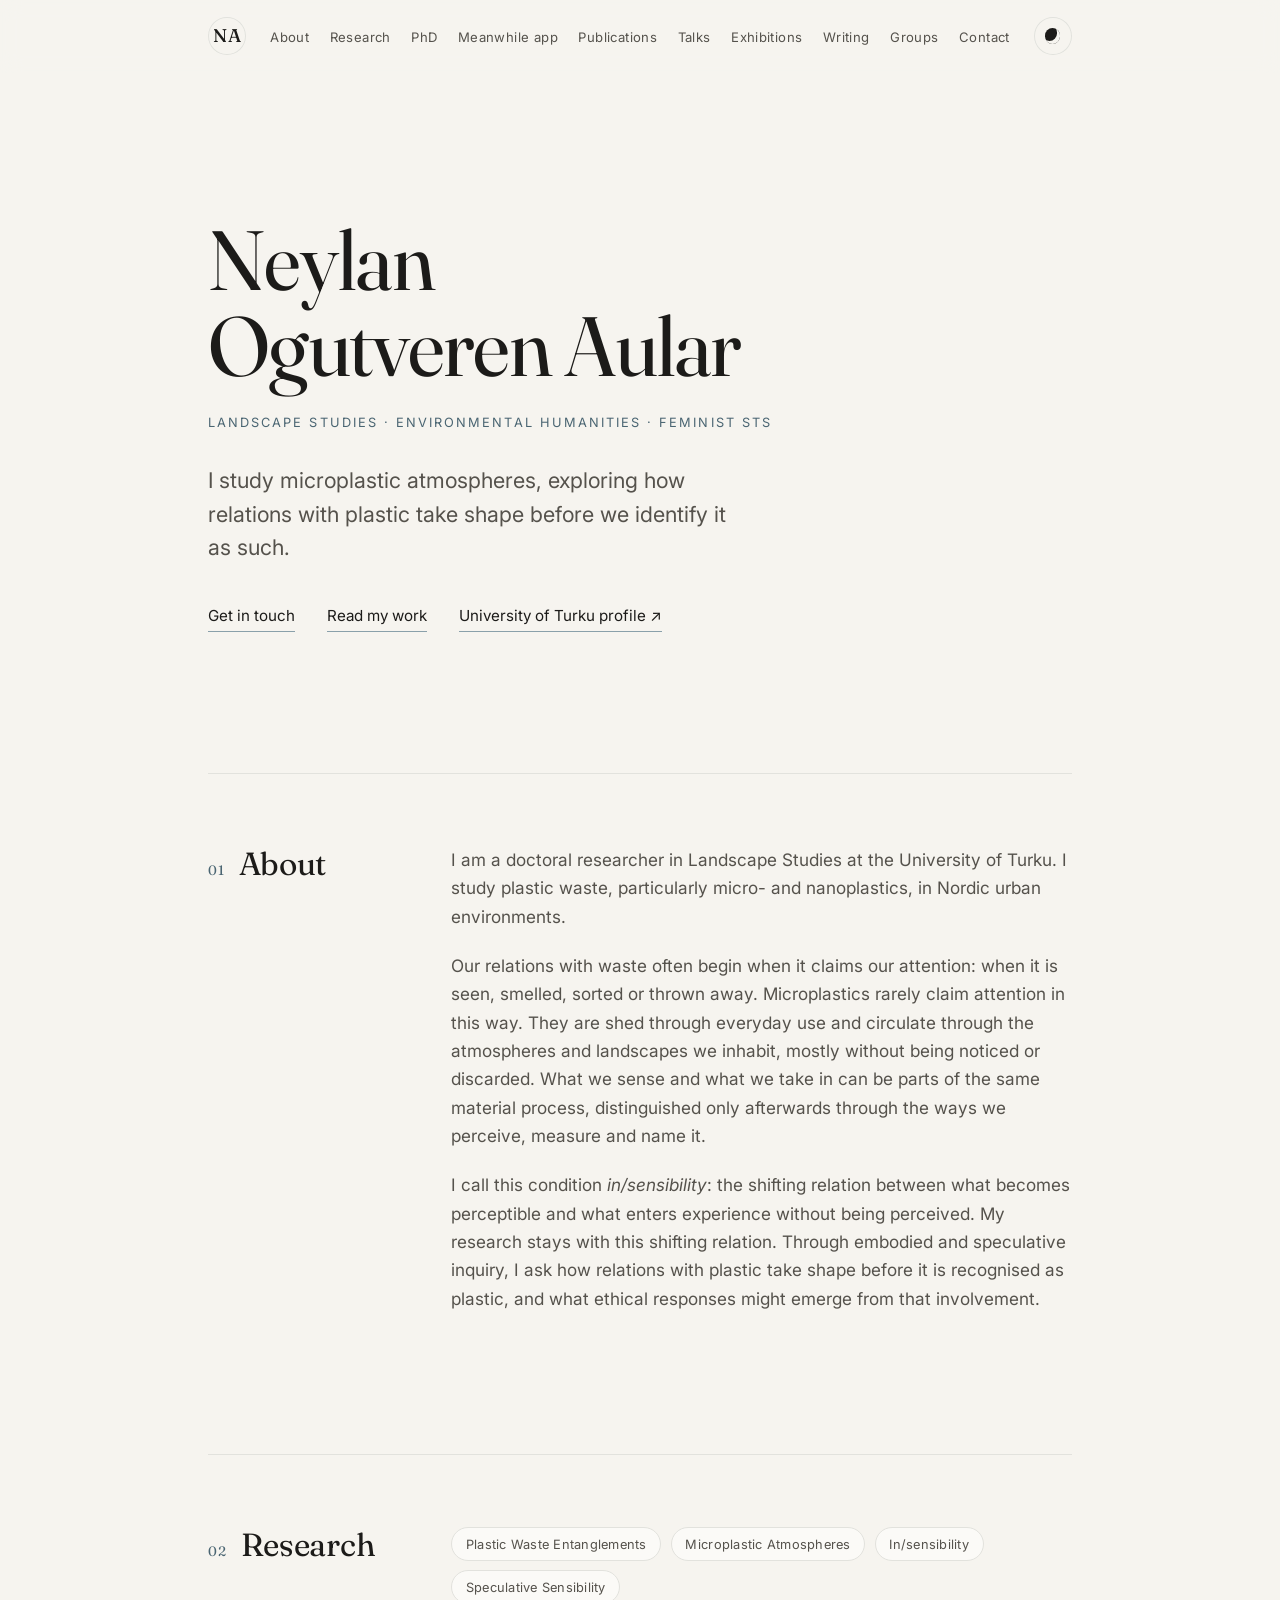
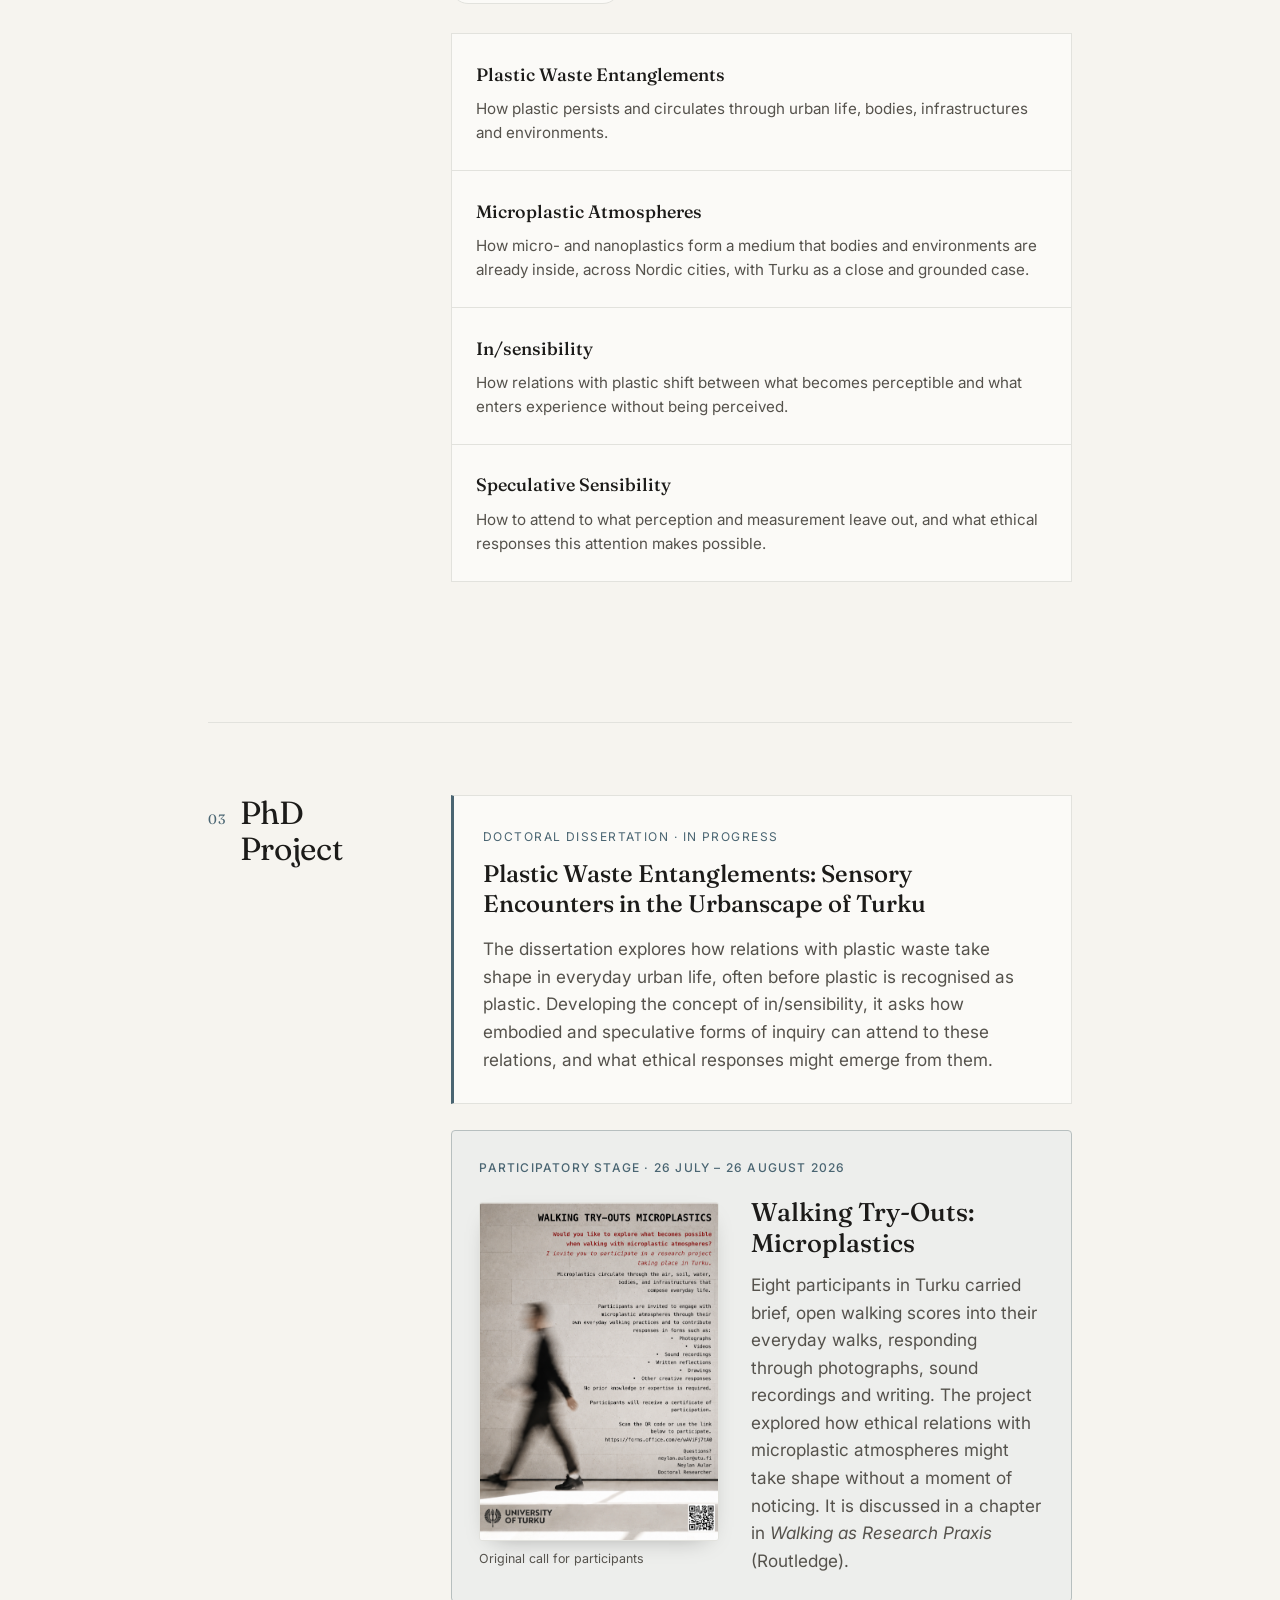
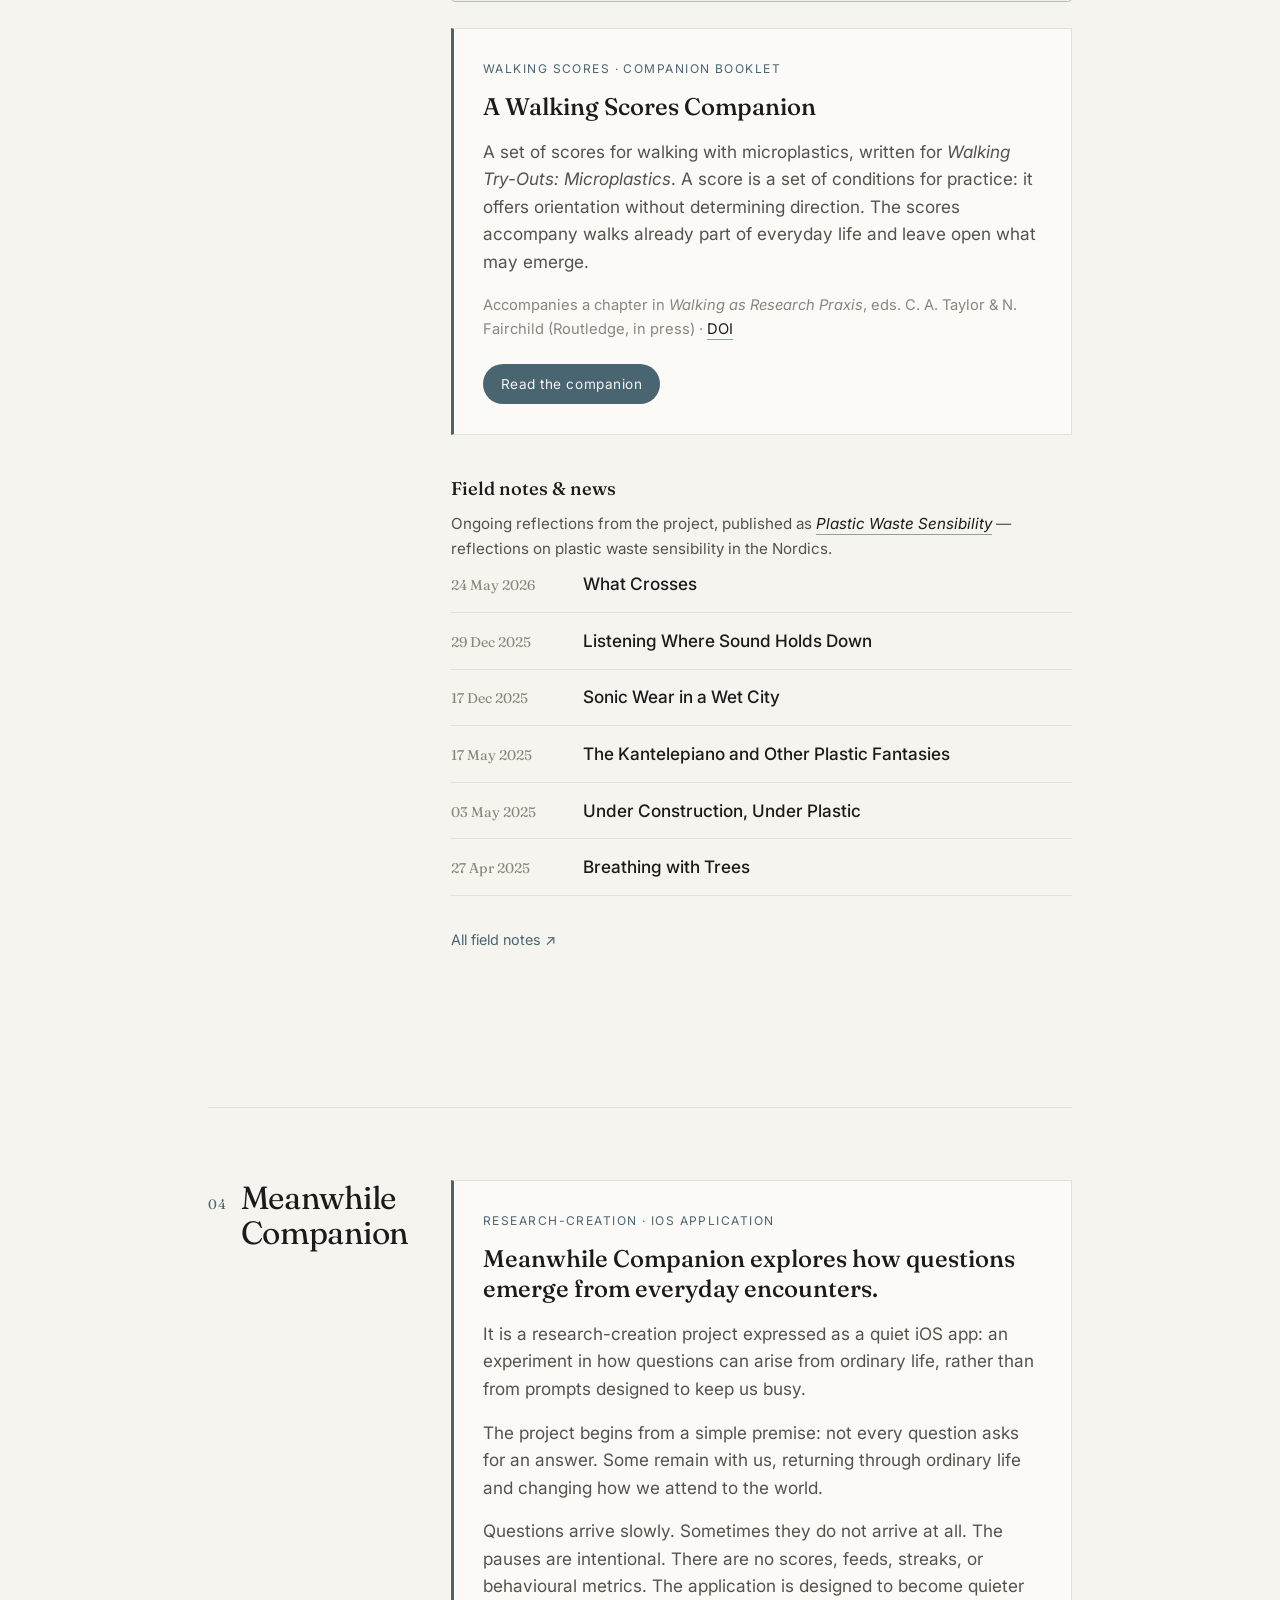
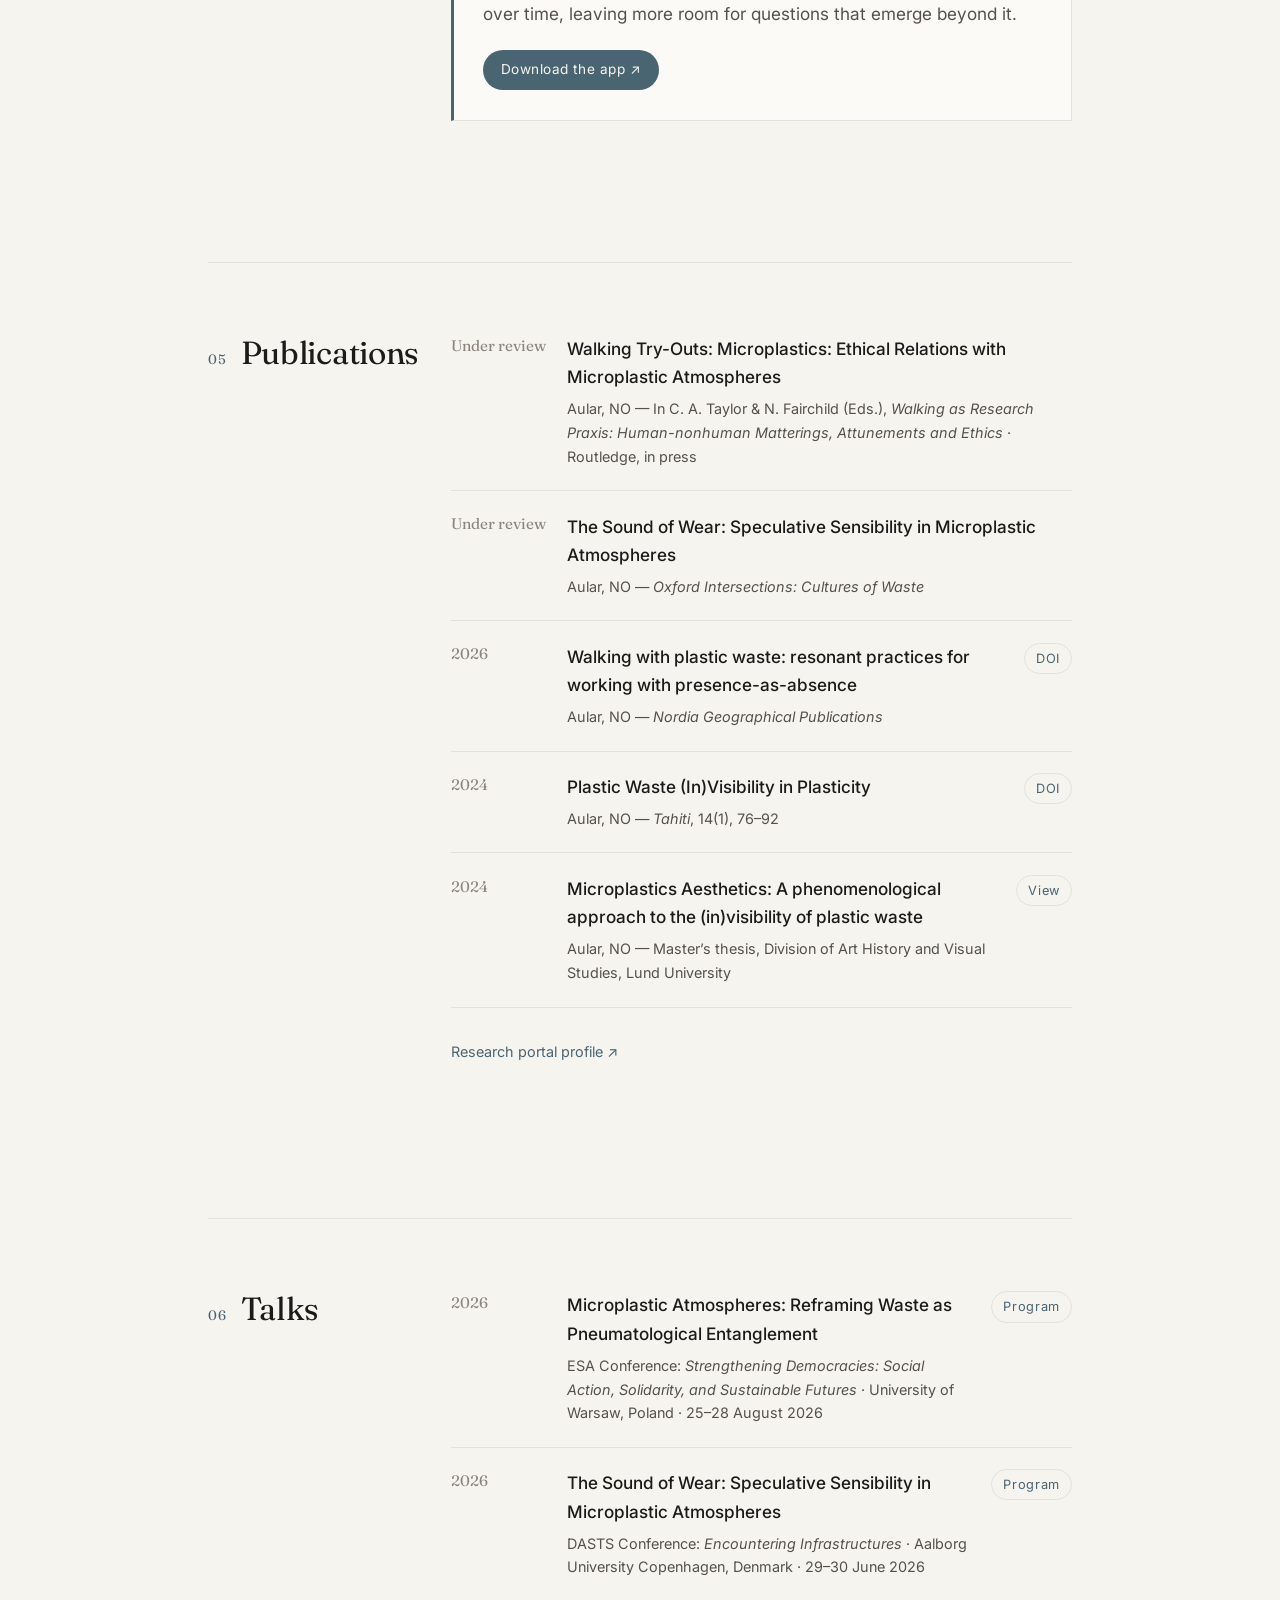
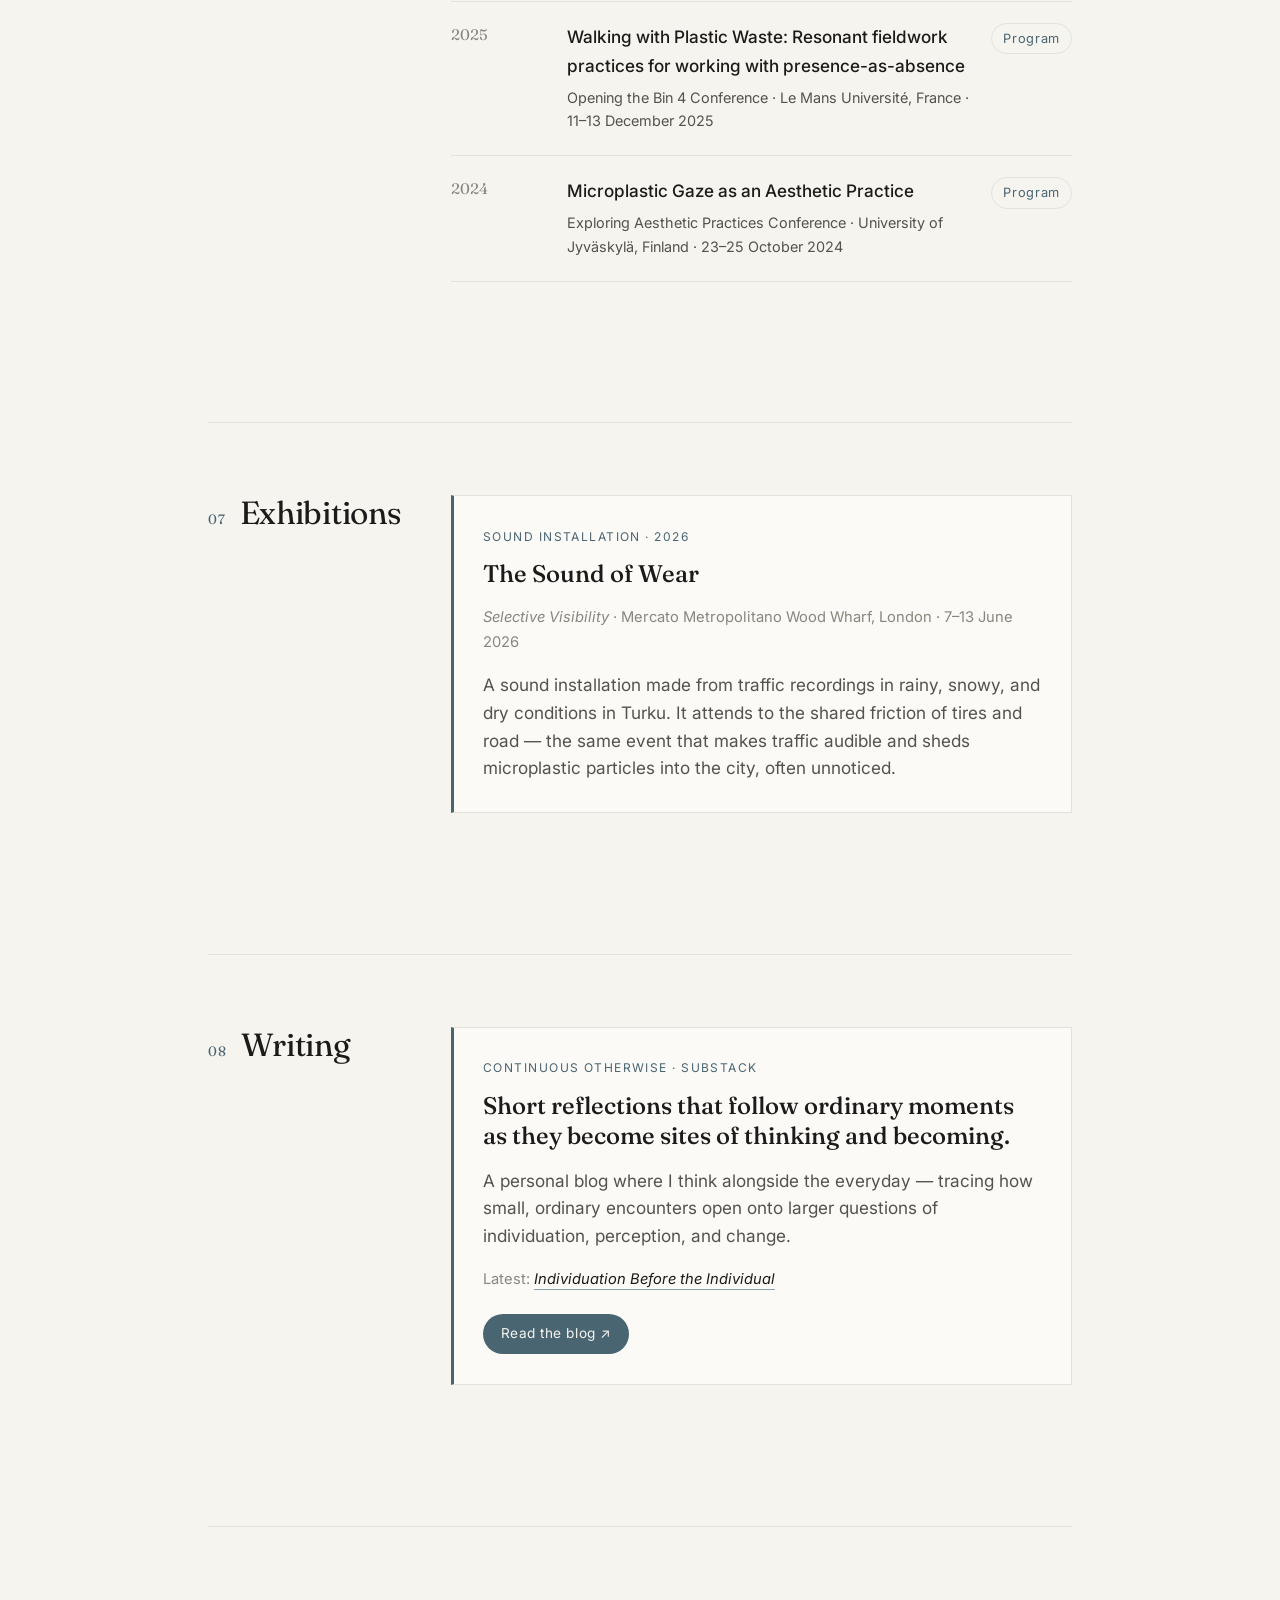
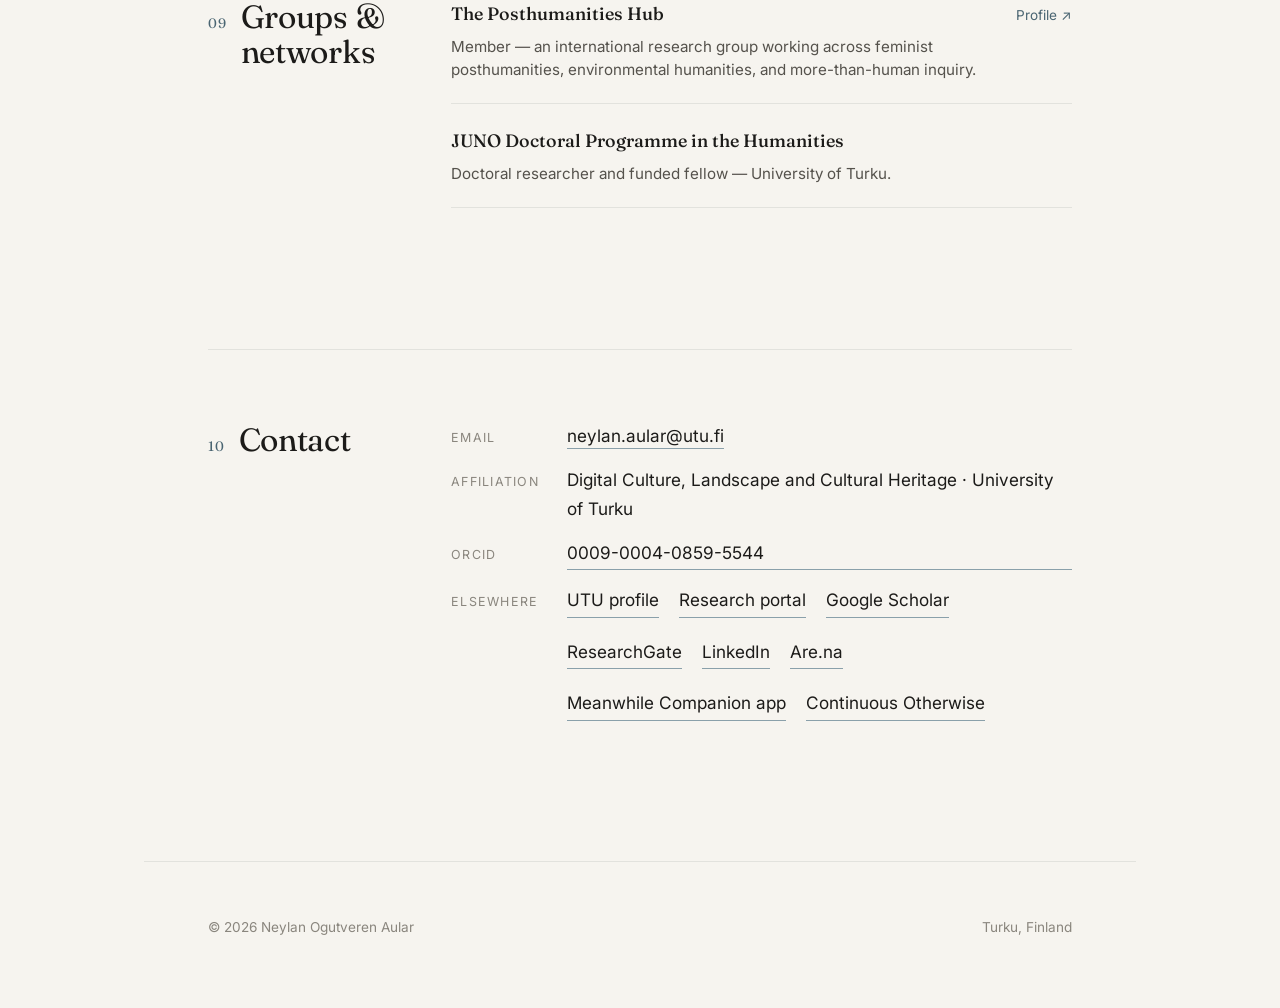
<file: index.html>
<!DOCTYPE html>
<html lang="en">
<head>
  <meta charset="UTF-8" />
  <meta name="viewport" content="width=device-width, initial-scale=1.0" />
  <title>Neylan Ogutveren Aular — Landscape Studies</title>
  <link rel="icon" href="https://neylanaular.com/favicon-48.png" type="image/png" sizes="48x48" />
  <link rel="icon" href="https://neylanaular.com/favicon-192.png" type="image/png" sizes="192x192" />
  <link rel="shortcut icon" href="https://neylanaular.com/favicon.ico" />
  <link rel="icon" href="https://neylanaular.com/favicon.svg" type="image/svg+xml" />
  <link rel="apple-touch-icon" href="https://neylanaular.com/apple-touch-icon.png" />
  <meta name="description" content="Doctoral researcher in Landscape Studies at the University of Turku exploring microplastics, waste and in/sensibility in Nordic urban environments." />
  <meta name="keywords" content="Plastic Waste Entanglements, Microplastic Atmospheres, In/sensibility, Speculative Sensibility, Landscape Studies, Environmental Humanities, Feminist STS, Posthumanities" />
  <meta name="author" content="Neylan Ogutveren Aular" />
  <meta name="robots" content="index, follow" />
  <link rel="canonical" href="https://neylanaular.com/" />

  <!-- Open Graph / social sharing -->
  <meta property="og:type" content="website" />
  <meta property="og:site_name" content="Neylan Ogutveren Aular" />
  <meta property="og:title" content="Neylan Ogutveren Aular — Landscape Studies" />
  <meta property="og:description" content="Doctoral researcher in Landscape Studies at the University of Turku exploring microplastics, waste and in/sensibility in Nordic urban environments." />
  <meta property="og:url" content="https://neylanaular.com/" />
  <meta property="og:locale" content="en_US" />
  <meta name="twitter:card" content="summary" />
  <meta name="twitter:title" content="Neylan Ogutveren Aular — Landscape Studies" />
  <meta name="twitter:description" content="Doctoral researcher in Landscape Studies at the University of Turku exploring microplastics, waste and in/sensibility in Nordic urban environments." />

  <link rel="preconnect" href="https://fonts.googleapis.com" />
  <link rel="preconnect" href="https://fonts.gstatic.com" crossorigin />
  <link href="https://fonts.googleapis.com/css2?family=Fraunces:ital,opsz,wght@0,9..144,400;0,9..144,500;1,9..144,400&family=Inter:wght@300;400;500&display=swap" rel="stylesheet" />
  <link rel="stylesheet" href="styles.css" />

  <script type="application/ld+json">
  {
    "@context": "https://schema.org",
    "@type": "Person",
    "name": "Neylan Ogutveren Aular",
    "givenName": "Neylan",
    "familyName": "Ogutveren Aular",
    "url": "https://neylanaular.com/",
    "image": "https://neylanaular.com/favicon.svg",
    "jobTitle": "Doctoral Researcher",
    "email": "mailto:neylan.aular@utu.fi",
    "affiliation": {
      "@type": "CollegeOrUniversity",
      "name": "University of Turku"
    },
    "knowsAbout": [
      "Plastic Waste Entanglements",
      "Microplastic Atmospheres",
      "In/sensibility",
      "Speculative Sensibility",
      "Landscape Studies",
      "Environmental Humanities",
      "Feminist STS",
      "Posthumanities"
    ],
    "sameAs": [
      "https://www.utu.fi/en/people/neylan-ogutveren-aular",
      "https://orcid.org/0009-0004-0859-5544",
      "https://scholar.google.com/citations?user=Venj9TEAAAAJ&hl=en",
      "https://www.researchgate.net/profile/Neylan-Ogutveren-Aular",
      "https://www.linkedin.com/in/neylanaular/",
      "https://www.are.na/neylan-aular/channels",
      "https://meanwhilecompanion.com",
      "https://continuousotherwise.substack.com/",
      "https://plasticwastesensibility.substack.com/"
    ]
  }
  </script>
</head>
<body>
  <a class="skip-link" href="#main">Skip to content</a>

  <header class="site-header">
    <nav class="nav" aria-label="Primary">
      <a class="nav__mark" href="#top" aria-label="Home">NA</a>
      <ul class="nav__list">
        <li><a href="#about">About</a></li>
        <li><a href="#research">Research</a></li>
        <li><a href="#project">PhD</a></li>
        <li><a href="#meanwhile">Meanwhile app</a></li>
        <li><a href="#publications">Publications</a></li>
        <li><a href="#talks">Talks</a></li>
        <li><a href="#exhibitions">Exhibitions</a></li>
        <li><a href="#writing">Writing</a></li>
        <li><a href="#groups">Groups</a></li>
        <li><a href="#contact">Contact</a></li>
      </ul>
      <button id="theme-toggle" class="theme-toggle" type="button" aria-label="Toggle colour theme">
        <span class="theme-toggle__dot" aria-hidden="true"></span>
      </button>
    </nav>
  </header>

  <main id="main">
    <section id="top" class="hero">
      <h1 class="hero__name">Neylan Ogutveren&nbsp;Aular</h1>
      <p class="hero__field"><span>Landscape Studies</span> · <span>Environmental Humanities</span> · <span>Feminist STS</span></p>
      <p class="hero__lede">
        I study microplastic atmospheres, exploring how relations with plastic
        take shape before we identify it as such.
      </p>
      <div class="hero__links">
        <a href="#contact">Get in touch</a>
        <a href="#publications">Read my work</a>
        <a href="https://www.utu.fi/en/people/neylan-ogutveren-aular" target="_blank" rel="noopener">University of Turku profile ↗</a>
      </div>
    </section>

    <section id="about" class="section">
      <div class="section__head">
        <span class="section__index">01</span>
        <h2 class="section__title">About</h2>
      </div>
      <div class="section__body prose">
        <p>
          I am a doctoral researcher in Landscape Studies at the University of
          Turku. I study plastic waste, particularly micro- and nanoplastics, in
          Nordic urban environments.
        </p>
        <p>
          Our relations with waste often begin when it claims our attention: when
          it is seen, smelled, sorted or thrown away. Microplastics rarely claim
          attention in this way. They are shed through everyday use and circulate
          through the atmospheres and landscapes we inhabit, mostly without being
          noticed or discarded. What we sense and what we take in can be parts of
          the same material process, distinguished only afterwards through the
          ways we perceive, measure and name it.
        </p>
        <p>
          I call this condition <em>in/sensibility</em>: the shifting relation between what
          becomes perceptible and what enters experience without being perceived.
          My research stays with this shifting relation. Through embodied and
          speculative inquiry, I ask how relations with plastic take shape before
          it is recognised as plastic, and what ethical responses might emerge
          from that involvement.
        </p>
      </div>
    </section>

    <section id="research" class="section">
      <div class="section__head">
        <span class="section__index">02</span>
        <h2 class="section__title">Research</h2>
      </div>
      <div class="section__body">
        <ul class="tags" aria-label="Research keywords">
          <li class="tag">Plastic Waste Entanglements</li>
          <li class="tag">Microplastic Atmospheres</li>
          <li class="tag">In/sensibility</li>
          <li class="tag">Speculative Sensibility</li>
        </ul>
        <ul class="cards">
          <li class="card">
            <h3 class="card__title">Plastic Waste Entanglements</h3>
            <p class="card__text">
              How plastic persists and circulates through urban life, bodies,
              infrastructures and environments.
            </p>
          </li>
          <li class="card">
            <h3 class="card__title">Microplastic Atmospheres</h3>
            <p class="card__text">
              How micro- and nanoplastics form a medium that bodies and
              environments are already inside, across Nordic cities, with Turku
              as a close and grounded case.
            </p>
          </li>
          <li class="card">
            <h3 class="card__title">In/sensibility</h3>
            <p class="card__text">
              How relations with plastic shift between what becomes perceptible
              and what enters experience without being perceived.
            </p>
          </li>
          <li class="card">
            <h3 class="card__title">Speculative Sensibility</h3>
            <p class="card__text">
              How to attend to what perception and measurement leave out, and
              what ethical responses this attention makes possible.
            </p>
          </li>
        </ul>
      </div>
    </section>

    <section id="project" class="section">
      <div class="section__head">
        <span class="section__index">03</span>
        <h2 class="section__title">PhD Project</h2>
      </div>
      <div class="section__body">
        <article class="feature">
          <p class="feature__kicker">Doctoral dissertation · in progress</p>
          <h3 class="feature__title">Plastic Waste Entanglements: Sensory Encounters in the Urbanscape of Turku</h3>
          <p class="feature__text">
            The dissertation explores how relations with plastic waste take shape
            in everyday urban life, often before plastic is recognised as
            plastic. Developing the concept of in/sensibility, it asks how
            embodied and speculative forms of inquiry can attend to these
            relations, and what ethical responses might emerge from them.
          </p>
        </article>

        <aside class="callout" aria-label="Participatory stage of the project">
          <p class="callout__kicker">Participatory stage · 26 July – 26 August 2026</p>
          <div class="callout__grid">
            <div class="callout__poster">
              <img src="assets/walking-tryouts-poster.png" alt="Original call for participants for Walking Try-Outs: Microplastics, a research project in Turku, University of Turku." loading="lazy" />
              <p class="callout__caption">Original call for participants</p>
            </div>
            <div class="callout__aside">
              <h3 class="callout__title">Walking Try-Outs: Microplastics</h3>
              <p class="callout__text">
                Eight participants in Turku carried brief, open walking scores
                into their everyday walks, responding through photographs, sound
                recordings and writing. The project explored how ethical
                relations with microplastic atmospheres might take shape without
                a moment of noticing. It is discussed in a chapter in
                <em>Walking as Research Praxis</em> (Routledge).
              </p>
            </div>
          </div>
        </aside>

        <article class="feature">
          <p class="feature__kicker">Walking scores · companion booklet</p>
          <h3 class="feature__title">A Walking Scores Companion</h3>
          <p class="feature__text">
            A set of scores for walking with microplastics, written for
            <em>Walking Try-Outs: Microplastics</em>. A score is a set of
            conditions for practice: it offers orientation without determining
            direction. The scores accompany walks already part of everyday life
            and leave open what may emerge.
          </p>
          <p class="feature__meta">
            Accompanies a chapter in <em>Walking as Research Praxis</em>, eds. C. A. Taylor &amp; N. Fairchild (Routledge, in press) ·
            <a href="https://doi.org/10.5281/zenodo.23160829" target="_blank" rel="noopener">DOI</a>
          </p>
          <p class="feature__actions">
            <a class="btn" href="/walking-scores/">Read the companion</a>
          </p>
        </article>

        <div class="notes-head">
          <h3 class="notes-head__title">Field notes &amp; news</h3>
          <p class="notes-head__sub">
            Ongoing reflections from the project, published as
            <a href="https://plasticwastesensibility.substack.com/" target="_blank" rel="noopener"><em>Plastic Waste Sensibility</em></a>
            — reflections on plastic waste sensibility in the Nordics.
          </p>
        </div>

        <ul class="notes">
          <li class="note">
            <span class="note__date">24 May 2026</span>
            <a class="note__title" href="https://plasticwastesensibility.substack.com/p/what-crosses" target="_blank" rel="noopener">What Crosses</a>
          </li>
          <li class="note">
            <span class="note__date">29 Dec 2025</span>
            <a class="note__title" href="https://plasticwastesensibility.substack.com/p/listening-where-sound-holds-down" target="_blank" rel="noopener">Listening Where Sound Holds Down</a>
          </li>
          <li class="note">
            <span class="note__date">17 Dec 2025</span>
            <a class="note__title" href="https://plasticwastesensibility.substack.com/p/sonic-wear-in-a-wet-city" target="_blank" rel="noopener">Sonic Wear in a Wet City</a>
          </li>
          <li class="note">
            <span class="note__date">17 May 2025</span>
            <a class="note__title" href="https://plasticwastesensibility.substack.com/p/the-kantelepiano-and-other-plastic" target="_blank" rel="noopener">The Kantelepiano and Other Plastic Fantasies</a>
          </li>
          <li class="note">
            <span class="note__date">03 May 2025</span>
            <a class="note__title" href="https://plasticwastesensibility.substack.com/p/under-construction-under-plastic" target="_blank" rel="noopener">Under Construction, Under Plastic</a>
          </li>
          <li class="note">
            <span class="note__date">27 Apr 2025</span>
            <a class="note__title" href="https://plasticwastesensibility.substack.com/p/breathing-with-trees" target="_blank" rel="noopener">Breathing with Trees</a>
          </li>
        </ul>
        <p class="section__more"><a href="https://plasticwastesensibility.substack.com/archive" target="_blank" rel="noopener">All field notes ↗</a></p>
      </div>
    </section>

    <section id="meanwhile" class="section">
      <div class="section__head">
        <span class="section__index">04</span>
        <h2 class="section__title">Meanwhile Companion</h2>
      </div>
      <div class="section__body">
        <article class="feature">
          <p class="feature__kicker">Research-creation · iOS application</p>
          <h3 class="feature__title">Meanwhile Companion explores how questions emerge from everyday encounters.</h3>
          <p class="feature__text">
            It is a research-creation project expressed as a quiet iOS app: an
            experiment in how questions can arise from ordinary life, rather than
            from prompts designed to keep us busy.
          </p>
          <p class="feature__text">
            The project begins from a simple premise: not every question asks for
            an answer. Some remain with us, returning through ordinary life and
            changing how we attend to the world.
          </p>
          <p class="feature__text">
            Questions arrive slowly. Sometimes they do not arrive at all. The
            pauses are intentional. There are no scores, feeds, streaks, or
            behavioural metrics. The application is designed to become quieter
            over time, leaving more room for questions that emerge beyond it.
          </p>
          <p class="feature__actions">
            <a class="btn" href="https://meanwhilecompanion.com" target="_blank" rel="noopener">Download the app ↗</a>
          </p>
        </article>
      </div>
    </section>

    <section id="publications" class="section">
      <div class="section__head">
        <span class="section__index">05</span>
        <h2 class="section__title">Publications</h2>
      </div>
      <div class="section__body">
        <ol class="pub-list">
          <li class="pub">
            <div class="pub__year">Under review</div>
            <div class="pub__meta">
              <p class="pub__title">Walking Try-Outs: Microplastics: Ethical Relations with Microplastic Atmospheres</p>
              <p class="pub__venue">Aular, NO — In C. A. Taylor &amp; N. Fairchild (Eds.), <em>Walking as Research Praxis: Human-nonhuman Matterings, Attunements and Ethics</em> · Routledge, in press</p>
            </div>
          </li>
          <li class="pub">
            <div class="pub__year">Under review</div>
            <div class="pub__meta">
              <p class="pub__title">The Sound of Wear: Speculative Sensibility in Microplastic Atmospheres</p>
              <p class="pub__venue">Aular, NO — <em>Oxford Intersections: Cultures of Waste</em></p>
            </div>
          </li>
          <li class="pub">
            <div class="pub__year">2026</div>
            <div class="pub__meta">
              <p class="pub__title">Walking with plastic waste: resonant practices for working with presence-as-absence</p>
              <p class="pub__venue">Aular, NO — <em>Nordia Geographical Publications</em></p>
            </div>
            <a class="pub__link" href="https://doi.org/10.30671/nordia.175969" target="_blank" rel="noopener" aria-label="DOI for Walking with plastic waste">DOI</a>
          </li>
          <li class="pub">
            <div class="pub__year">2024</div>
            <div class="pub__meta">
              <p class="pub__title">Plastic Waste (In)Visibility in Plasticity</p>
              <p class="pub__venue">Aular, NO — <em>Tahiti</em>, 14(1), 76–92</p>
            </div>
            <a class="pub__link" href="https://doi.org/10.23995/tht.142704" target="_blank" rel="noopener" aria-label="DOI for Plastic Waste (In)Visibility in Plasticity">DOI</a>
          </li>
          <li class="pub">
            <div class="pub__year">2024</div>
            <div class="pub__meta">
              <p class="pub__title">Microplastics Aesthetics: A phenomenological approach to the (in)visibility of plastic waste</p>
              <p class="pub__venue">Aular, NO — Master&rsquo;s thesis, Division of Art History and Visual Studies, Lund University</p>
            </div>
            <a class="pub__link" href="https://lup.lub.lu.se/student-papers/search/publication/9174784" target="_blank" rel="noopener" aria-label="View Microplastics Aesthetics master's thesis">View</a>
          </li>
        </ol>
        <p class="section__more"><a href="https://research.utu.fi/converis/portal/?lang=en_GB" target="_blank" rel="noopener">Research portal profile ↗</a></p>
      </div>
    </section>

    <section id="talks" class="section">
      <div class="section__head">
        <span class="section__index">06</span>
        <h2 class="section__title">Talks</h2>
      </div>
      <div class="section__body">
        <ol class="pub-list">
          <li class="pub">
            <div class="pub__year">2026</div>
            <div class="pub__meta">
              <p class="pub__title">Microplastic Atmospheres: Reframing Waste as Pneumatological Entanglement</p>
              <p class="pub__venue">ESA Conference: <em>Strengthening Democracies: Social Action, Solidarity, and Sustainable Futures</em> · University of Warsaw, Poland · 25–28 August 2026</p>
            </div>
            <a class="pub__link" href="https://www.europeansociology.org/conference/2026" target="_blank" rel="noopener" aria-label="ESA 2026 conference">Program</a>
          </li>
          <li class="pub">
            <div class="pub__year">2026</div>
            <div class="pub__meta">
              <p class="pub__title">The Sound of Wear: Speculative Sensibility in Microplastic Atmospheres</p>
              <p class="pub__venue">DASTS Conference: <em>Encountering Infrastructures</em> · Aalborg University Copenhagen, Denmark · 29–30 June 2026</p>
            </div>
            <a class="pub__link" href="https://www.aaudxp-cms.aau.dk/media/uwwdgkjg/brief-dasts-program_2026.pdf" target="_blank" rel="noopener" aria-label="DASTS 2026 conference programme">Program</a>
          </li>
          <li class="pub">
            <div class="pub__year">2025</div>
            <div class="pub__meta">
              <p class="pub__title">Walking with Plastic Waste: Resonant fieldwork practices for working with presence-as-absence</p>
              <p class="pub__venue">Opening the Bin 4 Conference · Le Mans Université, France · 11–13 December 2025</p>
            </div>
            <a class="pub__link" href="https://otb4.sciencesconf.org/data/pages/Forward_Program_OTB4.V1._36.pdf" target="_blank" rel="noopener" aria-label="Opening the Bin 4 conference programme">Program</a>
          </li>
          <li class="pub">
            <div class="pub__year">2024</div>
            <div class="pub__meta">
              <p class="pub__title">Microplastic Gaze as an Aesthetic Practice</p>
              <p class="pub__venue">Exploring Aesthetic Practices Conference · University of Jyväskylä, Finland · 23–25 October 2024</p>
            </div>
            <a class="pub__link" href="https://www.jyu.fi/sites/default/files/2024-10/EAP%20programme%20and%20abstracts_10.pdf" target="_blank" rel="noopener" aria-label="Exploring Aesthetic Practices 2024 programme">Program</a>
          </li>
        </ol>
      </div>
    </section>

    <section id="exhibitions" class="section">
      <div class="section__head">
        <span class="section__index">07</span>
        <h2 class="section__title">Exhibitions</h2>
      </div>
      <div class="section__body">
        <article class="feature">
          <p class="feature__kicker">Sound installation · 2026</p>
          <h3 class="feature__title">The Sound of Wear</h3>
          <p class="feature__meta">
            <em>Selective Visibility</em> · Mercato Metropolitano Wood Wharf, London · 7–13 June 2026
          </p>
          <p class="feature__text">
            A sound installation made from traffic recordings in rainy, snowy,
            and dry conditions in Turku. It attends to the shared friction of
            tires and road — the same event that makes traffic audible and sheds
            microplastic particles into the city, often unnoticed.
          </p>
        </article>
      </div>
    </section>

    <section id="writing" class="section">
      <div class="section__head">
        <span class="section__index">08</span>
        <h2 class="section__title">Writing</h2>
      </div>
      <div class="section__body">
        <article class="feature">
          <p class="feature__kicker">Continuous Otherwise · Substack</p>
          <h3 class="feature__title">Short reflections that follow ordinary moments as they become sites of thinking and becoming.</h3>
          <p class="feature__text">
            A personal blog where I think alongside the everyday — tracing how
            small, ordinary encounters open onto larger questions of individuation,
            perception, and change.
          </p>
          <p class="feature__meta">
            Latest: <a href="https://continuousotherwise.substack.com/" target="_blank" rel="noopener"><em>Individuation Before the Individual</em></a>
          </p>
          <p class="feature__actions">
            <a class="btn" href="https://continuousotherwise.substack.com/" target="_blank" rel="noopener">Read the blog ↗</a>
          </p>
        </article>
      </div>
    </section>

    <section id="groups" class="section">
      <div class="section__head">
        <span class="section__index">09</span>
        <h2 class="section__title">Groups &amp; networks</h2>
      </div>
      <div class="section__body">
        <ul class="affil">
          <li class="affil__item">
            <div class="affil__meta">
              <h3 class="affil__name">The Posthumanities Hub</h3>
              <p class="affil__role">
                Member — an international research group working across feminist
                posthumanities, environmental humanities, and more-than-human inquiry.
              </p>
            </div>
            <a class="affil__link" href="https://posthumanitieshub.net/meet-the-group/neylan-ogutveren-aular/" target="_blank" rel="noopener">Profile ↗</a>
          </li>
          <li class="affil__item">
            <div class="affil__meta">
              <h3 class="affil__name">JUNO Doctoral Programme in the Humanities</h3>
              <p class="affil__role">
                Doctoral researcher and funded fellow — University of Turku.
              </p>
            </div>
          </li>
        </ul>
      </div>
    </section>

    <section id="contact" class="section">
      <div class="section__head">
        <span class="section__index">10</span>
        <h2 class="section__title">Contact</h2>
      </div>
      <div class="section__body">
        <div class="contact">
          <p class="contact__line">
            <span class="contact__label">Email</span>
            <span>
              <a href="mailto:neylan.aular@utu.fi" class="js-copy-email" title="Copy email address">neylan.aular@utu.fi</a>
              <span class="copy-status" aria-live="polite"></span>
            </span>
          </p>
          <p class="contact__line">
            <span class="contact__label">Affiliation</span>
            <span>Digital Culture, Landscape and Cultural Heritage · University of Turku</span>
          </p>
          <p class="contact__line">
            <span class="contact__label">ORCID</span>
            <a href="https://orcid.org/0009-0004-0859-5544" target="_blank" rel="noopener">0009-0004-0859-5544</a>
          </p>
          <p class="contact__line">
            <span class="contact__label">Elsewhere</span>
            <span class="contact__set">
              <a href="https://www.utu.fi/en/people/neylan-ogutveren-aular" target="_blank" rel="noopener">UTU profile</a>
              <a href="https://research.utu.fi/converis/portal/detail/Publication/491647117" target="_blank" rel="noopener">Research portal</a>
              <a href="https://scholar.google.com/citations?user=Venj9TEAAAAJ&hl=en" target="_blank" rel="noopener">Google Scholar</a>
              <a href="https://www.researchgate.net/profile/Neylan-Ogutveren-Aular" target="_blank" rel="noopener">ResearchGate</a>
              <a href="https://www.linkedin.com/in/neylanaular/" target="_blank" rel="noopener">LinkedIn</a>
              <a href="https://www.are.na/neylan-aular/channels" target="_blank" rel="noopener">Are.na</a>
              <a href="https://meanwhilecompanion.com" target="_blank" rel="noopener">Meanwhile Companion app</a>
              <a href="https://continuousotherwise.substack.com/" target="_blank" rel="noopener">Continuous Otherwise</a>
            </span>
          </p>
        </div>
      </div>
    </section>
  </main>

  <footer class="site-footer">
    <p>© <span id="year"></span> Neylan Ogutveren Aular</p>
    <p>Turku, Finland</p>
  </footer>

  <script src="main.js"></script>
</body>
</html>
</file>
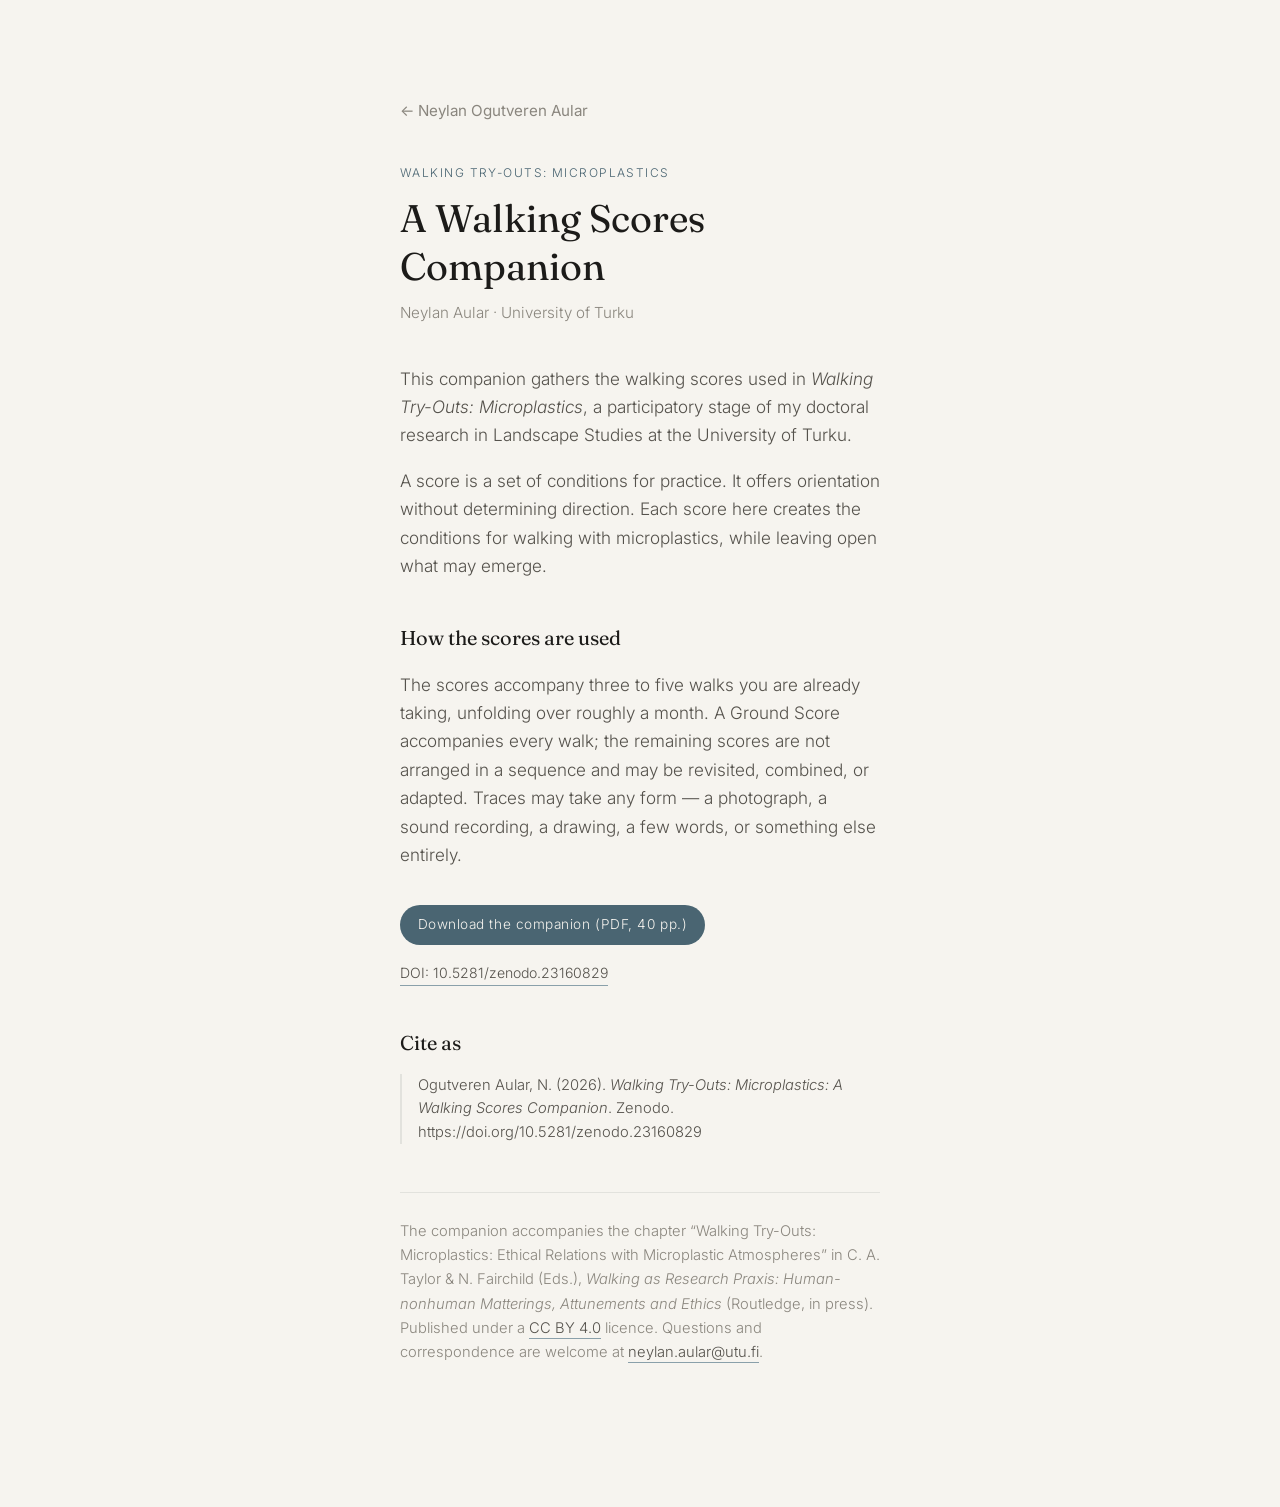
<file: walking-scores/index.html>
<!DOCTYPE html>
<html lang="en">
<head>
  <meta charset="UTF-8" />
  <meta name="viewport" content="width=device-width, initial-scale=1.0" />
  <title>Walking Scores Companion — Walking Try-Outs: Microplastics</title>
  <meta name="description" content="A Walking Scores Companion for Walking Try-Outs: Microplastics — a set of scores for walking with microplastics, by Neylan Ogutveren Aular, University of Turku." />
  <meta name="robots" content="index, follow" />
  <link rel="canonical" href="https://neylanaular.com/walking-scores/" />
  <link rel="icon" href="/favicon.ico" sizes="48x48" />
  <link rel="icon" href="/favicon.svg" type="image/svg+xml" />
  <link rel="apple-touch-icon" href="/apple-touch-icon.png" />
  <link rel="preconnect" href="https://fonts.googleapis.com" />
  <link rel="preconnect" href="https://fonts.gstatic.com" crossorigin />
  <link href="https://fonts.googleapis.com/css2?family=Fraunces:ital,opsz,wght@0,9..144,400;0,9..144,500;1,9..144,400&family=Inter:wght@300;400;500&display=swap" rel="stylesheet" />
  <link rel="stylesheet" href="/styles.css" />
  <style>
    .companion {
      max-width: 38rem;
      margin: 0 auto;
      padding: clamp(3rem, 8vw, 6rem) var(--gutter) clamp(4rem, 10vw, 8rem);
    }
    .companion .back {
      display: inline-block;
      margin-bottom: 2.5rem;
      color: var(--ink-faint);
      font-size: 0.95rem;
    }
    .companion .back:hover { color: var(--ink); }
    .companion .kicker {
      margin: 0 0 0.7rem;
      font-size: 0.75rem;
      letter-spacing: 0.12em;
      text-transform: uppercase;
      color: var(--accent);
    }
    .companion h1 {
      font-family: var(--serif);
      font-weight: 400;
      font-size: clamp(1.75rem, 1.4rem + 1.5vw, 2.4rem);
      line-height: 1.25;
      margin: 0 0 0.6rem;
    }
    .companion .meta {
      color: var(--ink-faint);
      font-size: 0.95rem;
      margin: 0 0 2.5rem;
    }
    .companion h2 {
      font-family: var(--serif);
      font-weight: 400;
      font-size: 1.25rem;
      margin: 2.5rem 0 0.75rem;
    }
    .companion p, .companion li {
      color: var(--ink-soft);
      font-weight: 300;
    }
    .companion ul { padding-left: 1.2rem; }
    .companion .actions {
      margin: 2.2rem 0 0;
      display: flex;
      flex-wrap: wrap;
      align-items: center;
      gap: 1rem 1.4rem;
    }
    .companion .doi-link {
      font-size: 0.88rem;
      color: var(--ink-soft);
      border-bottom: 1px solid var(--accent-soft);
      padding-bottom: 1px;
    }
    .companion .doi-link:hover { color: var(--accent); border-color: var(--accent); }
    .companion .citation {
      display: block;
      font-size: 0.92rem;
      line-height: 1.6;
      padding-left: 1rem;
      border-left: 2px solid var(--line);
    }
    .companion .citation a { word-break: break-word; }
    .companion .colophon {
      display: block;
      margin-top: 3rem;
      padding-top: 1.6rem;
      border-top: 1px solid var(--line);
      font-size: 0.92rem;
      color: var(--ink-faint);
    }
    .companion .colophon a {
      color: var(--ink-soft);
      border-bottom: 1px solid var(--accent-soft);
      padding-bottom: 1px;
    }
    .companion .colophon a:hover { color: var(--accent); border-color: var(--accent); }
  </style>
</head>
<body>
  <main class="companion">
    <a class="back" href="/">← Neylan Ogutveren Aular</a>

    <p class="kicker">Walking Try-Outs: Microplastics</p>
    <h1>A Walking Scores Companion</h1>
    <p class="meta">Neylan Aular · University of Turku</p>

    <p>
      This companion gathers the walking scores used in <em>Walking Try-Outs:
      Microplastics</em>, a participatory stage of my doctoral research in
      Landscape Studies at the University of Turku.
    </p>
    <p>
      A score is a set of conditions for practice. It offers orientation without
      determining direction. Each score here creates the conditions for walking
      with microplastics, while leaving open what may emerge.
    </p>

    <h2>How the scores are used</h2>
    <p>
      The scores accompany three to five walks you are already taking, unfolding
      over roughly a month. A Ground Score accompanies every walk; the remaining
      scores are not arranged in a sequence and may be revisited, combined, or
      adapted. Traces may take any form — a photograph, a sound recording, a
      drawing, a few words, or something else entirely.
    </p>

    <p class="actions">
      <a class="btn" href="walking-scores-companion.pdf">Download the companion (PDF, 40 pp.)</a>
      <a class="doi-link" href="https://doi.org/10.5281/zenodo.23160829">DOI: 10.5281/zenodo.23160829</a>
    </p>

    <h2>Cite as</h2>
    <p class="citation">
      Ogutveren Aular, N. (2026). <em>Walking Try-Outs: Microplastics: A Walking
      Scores Companion</em>. Zenodo.
      <a href="https://doi.org/10.5281/zenodo.23160829">https://doi.org/10.5281/zenodo.23160829</a>
    </p>

    <p class="colophon">
      The companion accompanies the chapter &ldquo;Walking Try-Outs: Microplastics:
      Ethical Relations with Microplastic Atmospheres&rdquo; in C. A. Taylor &amp;
      N. Fairchild (Eds.), <em>Walking as Research Praxis: Human-nonhuman
      Matterings, Attunements and Ethics</em> (Routledge, in press). Published
      under a <a href="https://creativecommons.org/licenses/by/4.0/">CC BY 4.0</a>
      licence. Questions and correspondence are welcome at
      <a href="mailto:neylan.aular@utu.fi" class="js-copy-email" title="Copy email address">neylan.aular@utu.fi</a>.
      <span class="copy-status" aria-live="polite"></span>
    </p>
  </main>
  <script src="/main.js"></script>
</body>
</html>
</file>
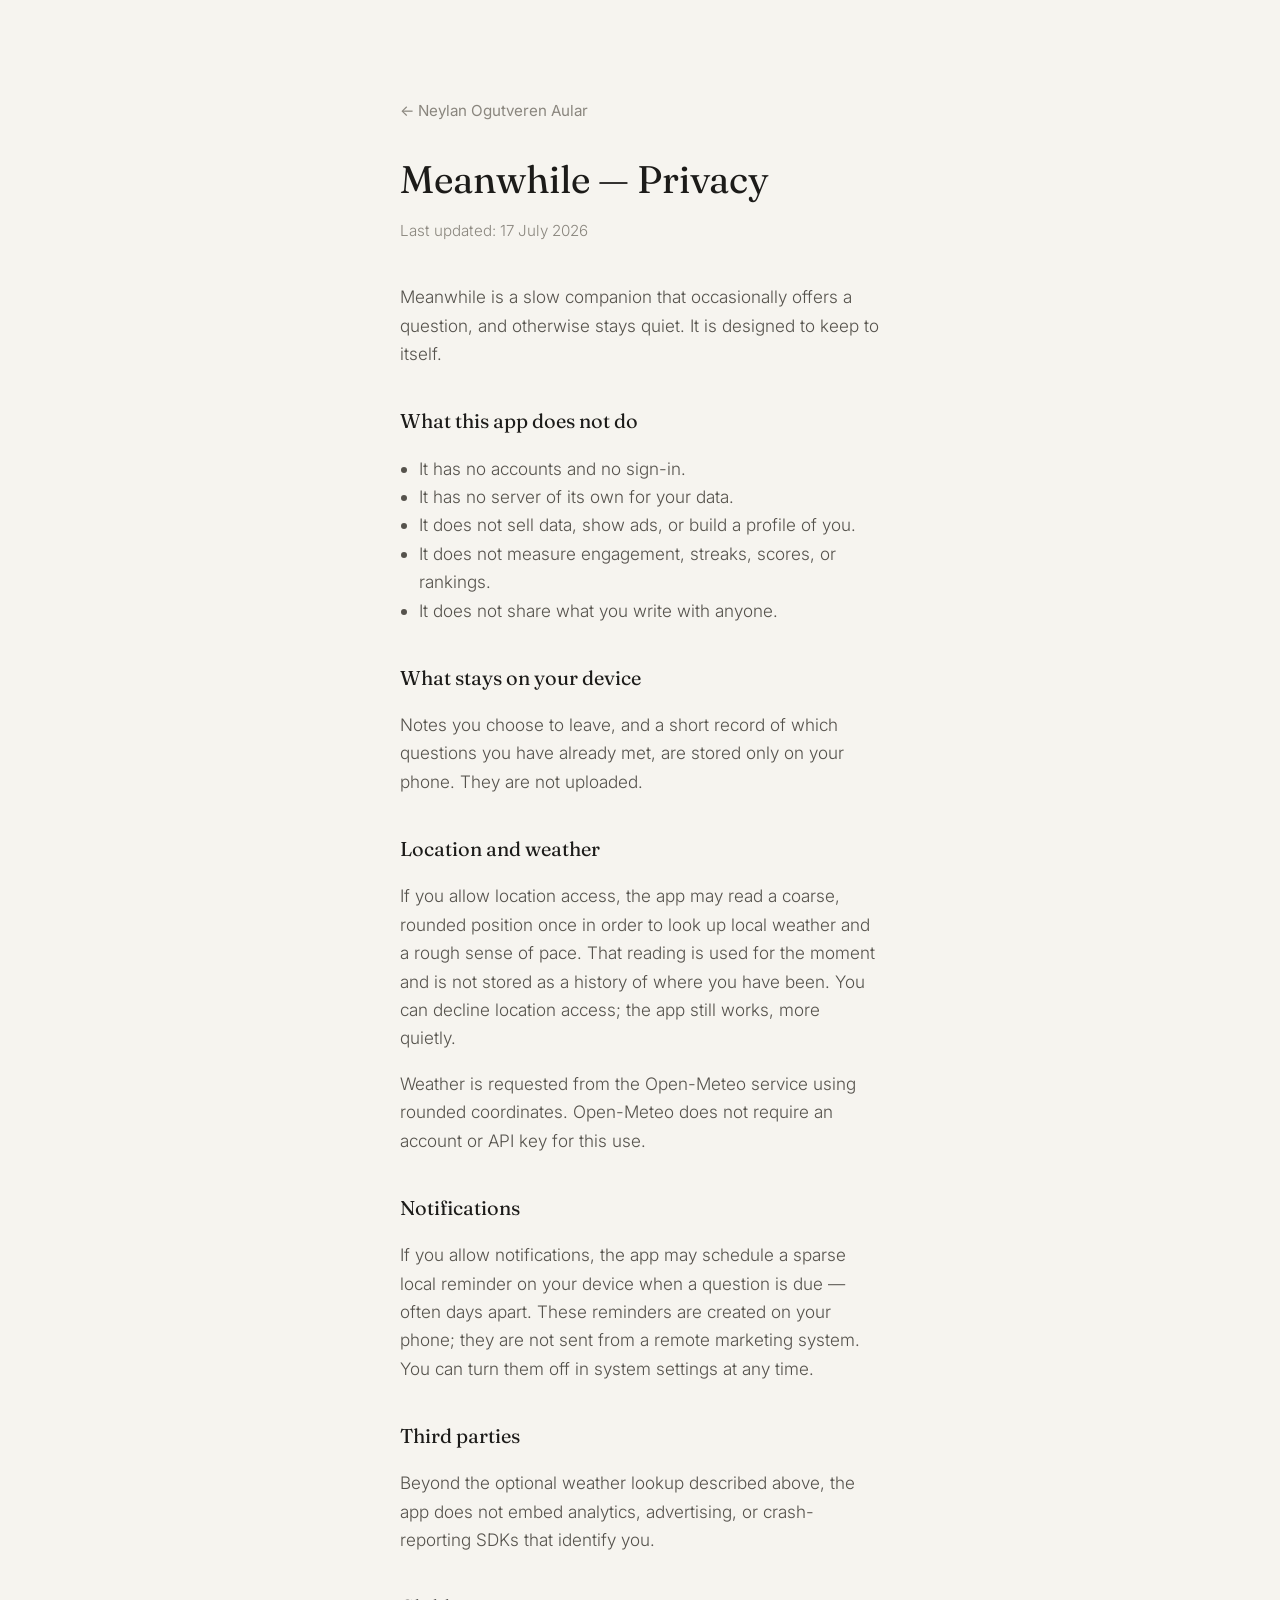
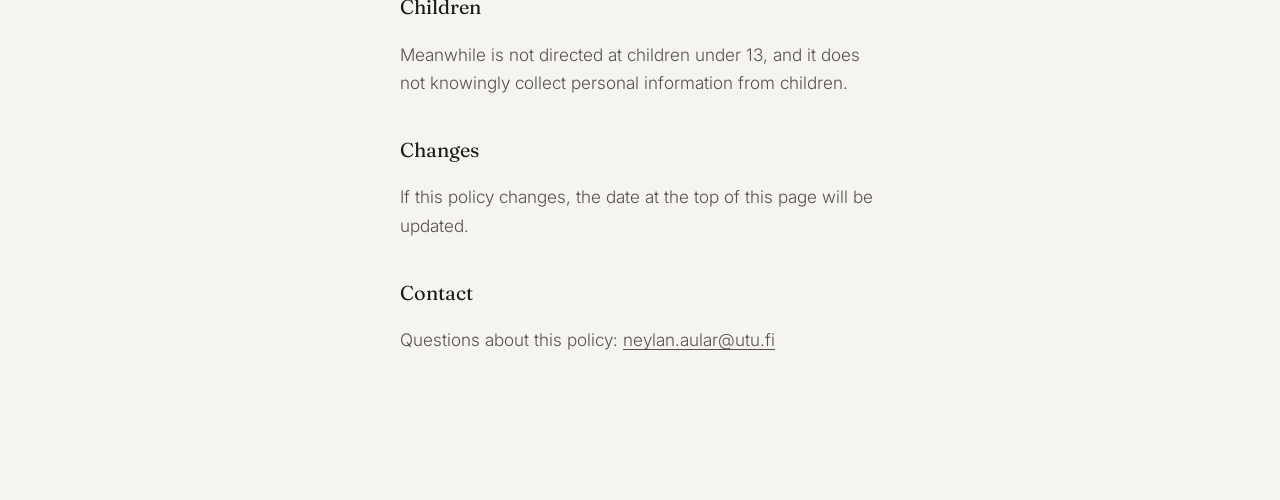
<file: meanwhile-privacy.html>
<!DOCTYPE html>
<html lang="en">
<head>
  <meta charset="UTF-8" />
  <meta name="viewport" content="width=device-width, initial-scale=1.0" />
  <title>Meanwhile — Privacy</title>
  <link rel="icon" href="favicon.svg" type="image/svg+xml" />
  <meta name="description" content="Privacy policy for Meanwhile, a slow question companion by Neylan Ogutveren Aular." />
  <meta name="robots" content="index, follow" />
  <link rel="canonical" href="https://neylanaular.com/meanwhile-privacy.html" />
  <link rel="preconnect" href="https://fonts.googleapis.com" />
  <link rel="preconnect" href="https://fonts.gstatic.com" crossorigin />
  <link href="https://fonts.googleapis.com/css2?family=Fraunces:ital,opsz,wght@0,9..144,400;1,9..144,400&family=Inter:wght@300;400;500&display=swap" rel="stylesheet" />
  <link rel="stylesheet" href="styles.css" />
  <style>
    .legal {
      max-width: 38rem;
      margin: 0 auto;
      padding: clamp(3rem, 8vw, 6rem) var(--gutter) clamp(4rem, 10vw, 8rem);
    }
    .legal h1 {
      font-family: var(--serif);
      font-weight: 400;
      font-size: clamp(1.75rem, 1.4rem + 1.5vw, 2.4rem);
      line-height: 1.25;
      margin: 0 0 0.5rem;
    }
    .legal .meta {
      color: var(--ink-faint);
      font-size: 0.95rem;
      margin-bottom: 2.5rem;
    }
    .legal h2 {
      font-family: var(--serif);
      font-weight: 400;
      font-size: 1.25rem;
      margin: 2.25rem 0 0.75rem;
    }
    .legal p, .legal li {
      color: var(--ink-soft);
      font-weight: 300;
    }
    .legal ul {
      padding-left: 1.2rem;
    }
    .legal a {
      text-decoration: underline;
      text-underline-offset: 0.15em;
    }
    .legal .back {
      display: inline-block;
      margin-bottom: 2rem;
      color: var(--ink-faint);
      font-size: 0.95rem;
      text-decoration: none;
    }
    .legal .back:hover { color: var(--ink); }
  </style>
</head>
<body>
  <a class="skip-link" href="#main">Skip to content</a>
  <main id="main" class="legal">
    <a class="back" href="/">← Neylan Ogutveren Aular</a>
    <h1>Meanwhile — Privacy</h1>
    <p class="meta">Last updated: 17 July 2026</p>

    <p>
      Meanwhile is a slow companion that occasionally offers a question, and otherwise
      stays quiet. It is designed to keep to itself.
    </p>

    <h2>What this app does not do</h2>
    <ul>
      <li>It has no accounts and no sign-in.</li>
      <li>It has no server of its own for your data.</li>
      <li>It does not sell data, show ads, or build a profile of you.</li>
      <li>It does not measure engagement, streaks, scores, or rankings.</li>
      <li>It does not share what you write with anyone.</li>
    </ul>

    <h2>What stays on your device</h2>
    <p>
      Notes you choose to leave, and a short record of which questions you have already
      met, are stored only on your phone. They are not uploaded.
    </p>

    <h2>Location and weather</h2>
    <p>
      If you allow location access, the app may read a coarse, rounded position once
      in order to look up local weather and a rough sense of pace. That reading is used
      for the moment and is not stored as a history of where you have been. You can
      decline location access; the app still works, more quietly.
    </p>
    <p>
      Weather is requested from the Open-Meteo service using rounded coordinates.
      Open-Meteo does not require an account or API key for this use.
    </p>

    <h2>Notifications</h2>
    <p>
      If you allow notifications, the app may schedule a sparse local reminder on your
      device when a question is due — often days apart. These reminders are created on
      your phone; they are not sent from a remote marketing system. You can turn them
      off in system settings at any time.
    </p>

    <h2>Third parties</h2>
    <p>
      Beyond the optional weather lookup described above, the app does not embed
      analytics, advertising, or crash-reporting SDKs that identify you.
    </p>

    <h2>Children</h2>
    <p>
      Meanwhile is not directed at children under 13, and it does not knowingly collect
      personal information from children.
    </p>

    <h2>Changes</h2>
    <p>
      If this policy changes, the date at the top of this page will be updated.
    </p>

    <h2>Contact</h2>
    <p>
      Questions about this policy:
      <a href="mailto:neylan.aular@utu.fi">neylan.aular@utu.fi</a>
    </p>
  </main>
</body>
</html>
</file>
<file: styles.css>
/* ---------------------------------------------------------------------------
   Scandinavian minimalist academic homepage
   Palette: warm paper, soft ink, a single muted accent. Generous whitespace,
   restrained type, functional simplicity.
--------------------------------------------------------------------------- */

:root {
  --paper: #f6f4ef;
  --paper-raised: #fbfaf7;
  --ink: #1c1b19;
  --ink-soft: #55524c;
  --ink-faint: #8a867e;
  --line: #e2e2dd;
  --accent: #4a6572; /* muted Nordic slate-blue */
  --accent-soft: #8aa0aa;

  --max: 62rem;
  --gutter: clamp(1.25rem, 5vw, 4rem);
  --section-gap: clamp(4.5rem, 11vw, 9rem);

  --serif: "Fraunces", Georgia, "Times New Roman", serif;
  --sans: "Inter", system-ui, -apple-system, "Segoe UI", sans-serif;
}

[data-theme="dark"] {
  --paper: #16150f;
  --paper-raised: #1d1c15;
  --ink: #ece8df;
  --ink-soft: #b6b1a5;
  --ink-faint: #837f74;
  --line: #262a2c;
  --accent: #8fb0bd;
  --accent-soft: #6f8b97;
}

* { box-sizing: border-box; }

html {
  scroll-behavior: smooth;
  scroll-padding-top: 5rem;
}

body {
  margin: 0;
  background: var(--paper);
  color: var(--ink);
  font-family: var(--sans);
  font-weight: 400;
  line-height: 1.65;
  font-size: clamp(1rem, 0.96rem + 0.2vw, 1.075rem);
  -webkit-font-smoothing: antialiased;
  text-rendering: optimizeLegibility;
  transition: background 0.4s ease, color 0.4s ease;
}

::selection {
  background: var(--accent);
  color: var(--paper);
}

a {
  color: inherit;
  text-decoration: none;
}

.skip-link {
  position: absolute;
  left: -999px;
  top: 0;
  background: var(--ink);
  color: var(--paper);
  padding: 0.6rem 1rem;
  z-index: 100;
}
.skip-link:focus { left: 1rem; top: 1rem; }

/* ------------------------------------------------------------------ Header */

.site-header {
  position: sticky;
  top: 0;
  z-index: 20;
  background: color-mix(in srgb, var(--paper) 82%, transparent);
  backdrop-filter: blur(10px);
  border-bottom: 1px solid transparent;
  transition: border-color 0.3s ease, background 0.4s ease;
}
.site-header.is-scrolled { border-bottom-color: var(--line); }

.nav {
  max-width: var(--max);
  margin: 0 auto;
  padding: 1.05rem var(--gutter);
  display: flex;
  align-items: center;
  gap: 1.5rem;
}

.nav__mark {
  font-family: var(--serif);
  font-weight: 500;
  font-size: 1.15rem;
  letter-spacing: 0.02em;
  border: 1px solid var(--line);
  border-radius: 50%;
  width: 2.4rem;
  height: 2.4rem;
  display: grid;
  place-items: center;
  transition: border-color 0.3s ease, color 0.3s ease;
}
.nav__mark:hover { border-color: var(--accent); color: var(--accent); }

.nav__list {
  list-style: none;
  display: flex;
  flex-wrap: nowrap;
  align-items: center;
  gap: clamp(0.7rem, 1.6vw, 1.5rem);
  margin: 0 auto 0 auto;
  padding: 0;
  white-space: nowrap;
}
.nav__list a {
  font-size: 0.82rem;
  letter-spacing: 0.03em;
  color: var(--ink-soft);
  position: relative;
  padding-bottom: 2px;
  transition: color 0.25s ease;
  white-space: nowrap;
}
.nav__list a::after {
  content: "";
  position: absolute;
  left: 0;
  bottom: 0;
  width: 0;
  height: 1px;
  background: var(--accent);
  transition: width 0.28s ease;
}
.nav__list a:hover { color: var(--ink); }
.nav__list a:hover::after { width: 100%; }

.theme-toggle {
  margin-left: auto;
  background: transparent;
  border: 1px solid var(--line);
  border-radius: 50%;
  width: 2.4rem;
  height: 2.4rem;
  display: grid;
  place-items: center;
  cursor: pointer;
  transition: border-color 0.3s ease;
}
.theme-toggle:hover { border-color: var(--accent); }
.theme-toggle__dot {
  width: 0.95rem;
  height: 0.95rem;
  border-radius: 50%;
  background: var(--ink);
  box-shadow: inset -3px -3px 0 0 var(--paper);
  transition: background 0.3s ease, box-shadow 0.3s ease;
}
[data-theme="dark"] .theme-toggle__dot {
  box-shadow: none;
  background: var(--accent);
}

/* -------------------------------------------------------------------- Main */

main {
  max-width: var(--max);
  margin: 0 auto;
  padding: 0 var(--gutter);
}

/* Hero */
.hero {
  padding: clamp(4rem, 12vw, 9rem) 0 var(--section-gap);
  max-width: 40rem;
}
.hero__name {
  font-family: var(--serif);
  font-weight: 400;
  font-size: clamp(2.9rem, 8vw, 5.25rem);
  line-height: 1.02;
  letter-spacing: -0.02em;
  margin: 0 0 1.45rem;
}
.hero__field,
.hero__topic {
  font-size: 0.8rem;
  letter-spacing: 0.16em;
  text-transform: uppercase;
  line-height: 1.75;
  margin: 0;
}
.hero__field { color: var(--accent); margin-bottom: 1.9rem; }
.hero__topic { color: var(--ink-soft); margin-bottom: 1.9rem; }
/* Break the lists at the separators rather than inside a term. */
.hero__field span,
.hero__topic span { white-space: nowrap; }
@media (max-width: 34rem) {
  .hero__field,
  .hero__topic {
    font-size: 0.72rem;
    letter-spacing: 0.1em;
  }
}
.hero__lede {
  font-size: clamp(1.1rem, 1rem + 0.5vw, 1.35rem);
  color: var(--ink-soft);
  line-height: 1.55;
  margin: 0 0 2.4rem;
  max-width: 34rem;
}
.hero__links {
  display: flex;
  flex-wrap: wrap;
  gap: 1.4rem 2rem;
  font-size: 0.95rem;
}
.hero__links a {
  color: var(--ink);
  border-bottom: 1px solid var(--accent-soft);
  padding-bottom: 3px;
  transition: color 0.25s ease, border-color 0.25s ease;
}
.hero__links a:hover { color: var(--accent); border-color: var(--accent); }

/* Sections */
.section {
  padding-bottom: var(--section-gap);
  display: grid;
  grid-template-columns: 12rem 1fr;
  gap: clamp(1.5rem, 4vw, 3.5rem);
  border-top: 1px solid var(--line);
  padding-top: clamp(2.5rem, 6vw, 4.5rem);
}

.section__head {
  display: flex;
  align-items: baseline;
  gap: 0.9rem;
}
.section__index {
  font-family: var(--serif);
  font-size: 0.85rem;
  color: var(--accent);
  letter-spacing: 0.05em;
}
.section__title {
  font-family: var(--serif);
  font-weight: 400;
  font-size: clamp(1.5rem, 1.2rem + 1vw, 2rem);
  letter-spacing: -0.01em;
  margin: 0;
  line-height: 1.1;
}

.section__body { max-width: 42rem; }

.prose p { margin: 0 0 1.3rem; color: var(--ink-soft); }
.prose p:last-child { margin-bottom: 0; }

.section__more { margin-top: 2rem; font-size: 0.9rem; }
.section__more a { color: var(--accent); }
.section__more a:hover { color: var(--ink); }

.section__note {
  margin-top: 1.8rem;
  color: var(--ink-soft);
  font-size: 0.95rem;
}

/* Research keywords */
.tags {
  list-style: none;
  display: flex;
  flex-wrap: wrap;
  gap: 0.55rem 0.6rem;
  margin: 0 0 1.8rem;
  padding: 0;
}
.tag {
  font-size: 0.8rem;
  letter-spacing: 0.02em;
  color: var(--ink-soft);
  background: var(--paper-raised);
  border: 1px solid var(--line);
  border-radius: 999px;
  padding: 0.35rem 0.85rem;
  transition: color 0.25s ease, border-color 0.25s ease;
}
.tag:hover { color: var(--accent); border-color: var(--accent-soft); }

/* Research cards */
.cards {
  list-style: none;
  margin: 0;
  padding: 0;
  display: grid;
  gap: 1px;
  background: var(--line);
  border: 1px solid var(--line);
}
.card {
  background: var(--paper-raised);
  padding: 1.6rem 1.5rem;
  transition: background 0.3s ease;
}
.card:hover { background: var(--paper); }
.card__title {
  font-family: var(--serif);
  font-weight: 500;
  font-size: 1.12rem;
  margin: 0 0 0.5rem;
}
.card__text {
  margin: 0;
  color: var(--ink-soft);
  font-size: 0.95rem;
  line-height: 1.55;
}

/* Open call callout */
.callout {
  background: color-mix(in srgb, var(--accent) 8%, var(--paper-raised));
  border: 1px solid color-mix(in srgb, var(--accent) 28%, var(--line));
  border-radius: 4px;
  padding: 1.7rem 1.7rem;
  margin: 0 0 1.6rem;
}
.callout__kicker {
  margin: 0 0 0.7rem;
  font-size: 0.75rem;
  letter-spacing: 0.1em;
  text-transform: uppercase;
  color: var(--accent);
  font-weight: 500;
}
.callout__title {
  font-family: var(--serif);
  font-weight: 500;
  font-size: clamp(1.3rem, 1.1rem + 0.9vw, 1.6rem);
  margin: 0 0 0.8rem;
  line-height: 1.2;
}
.callout__text { margin: 0; color: var(--ink-soft); line-height: 1.6; }
.callout__grid {
  display: grid;
  grid-template-columns: minmax(0, 15rem) 1fr;
  gap: clamp(1.25rem, 3vw, 2rem);
  align-items: center;
  margin-top: 1.2rem;
}
.feature + .callout { margin-top: 1.6rem; }
.callout + .feature { margin-top: 1.6rem; }
.callout__poster {
  display: block;
  line-height: 0;
}
/* The poster wrapper zeroes line-height for the image, so restore it here. */
.callout__caption {
  margin: 0.6rem 0 0;
  font-size: 0.78rem;
  line-height: 1.5;
  color: var(--ink-soft);
}
.callout__poster img {
  width: 100%;
  height: auto;
  border: 1px solid var(--line);
  border-radius: 3px;
  box-shadow: 0 8px 24px -14px rgba(0, 0, 0, 0.4);
  transition: transform 0.25s ease, box-shadow 0.25s ease;
}
.callout__poster:hover img {
  transform: translateY(-2px);
  box-shadow: 0 14px 30px -14px rgba(0, 0, 0, 0.45);
}
.callout__aside { min-width: 0; }
.callout__actions {
  margin: 1.4rem 0 0;
  display: flex;
  flex-wrap: wrap;
  align-items: center;
  gap: 1rem 1.4rem;
}
.callout__q {
  font-size: 0.88rem;
  color: var(--ink-soft);
  border-bottom: 1px solid var(--accent-soft);
  padding-bottom: 1px;
  transition: color 0.25s ease, border-color 0.25s ease;
}
.callout__q:hover { color: var(--accent); border-color: var(--accent); }

/* Dissertation feature */
.feature {
  border: 1px solid var(--line);
  border-left: 3px solid var(--accent);
  background: var(--paper-raised);
  padding: 1.9rem 1.8rem;
}
.feature + .feature { margin-top: 1.6rem; }
.feature__kicker {
  margin: 0 0 0.8rem;
  font-size: 0.75rem;
  letter-spacing: 0.12em;
  text-transform: uppercase;
  color: var(--accent);
}
.feature__title {
  font-family: var(--serif);
  font-weight: 500;
  font-size: clamp(1.2rem, 1rem + 0.9vw, 1.5rem);
  line-height: 1.25;
  margin: 0 0 1rem;
}
.feature__text {
  margin: 0;
  color: var(--ink-soft);
  line-height: 1.6;
}
.feature__text + .feature__text { margin-top: 1rem; }
.feature__meta {
  margin: 1.1rem 0 0;
  font-size: 0.92rem;
  color: var(--ink-faint);
}
.feature__title + .feature__meta {
  margin: 0.35rem 0 1.1rem;
}
.feature__meta a {
  color: var(--ink);
  border-bottom: 1px solid var(--accent-soft);
  padding-bottom: 1px;
  transition: color 0.25s ease, border-color 0.25s ease;
}
.feature__meta a:hover { color: var(--accent); border-color: var(--accent); }
.feature__actions { margin: 1.4rem 0 0; }
.btn {
  display: inline-block;
  font-size: 0.85rem;
  letter-spacing: 0.04em;
  color: var(--paper);
  background: var(--accent);
  padding: 0.55rem 1.1rem;
  border-radius: 999px;
  transition: background 0.25s ease, transform 0.15s ease;
}
.btn:hover { background: var(--ink); transform: translateY(-1px); }

/* Field notes */
.notes-head { margin: 2.4rem 0 0.4rem; }
.notes-head__title {
  font-family: var(--serif);
  font-weight: 500;
  font-size: 1.15rem;
  margin: 0 0 0.4rem;
}
.notes-head__sub {
  margin: 0 0 0.6rem;
  color: var(--ink-soft);
  font-size: 0.95rem;
}
.notes-head__sub a {
  color: var(--ink);
  border-bottom: 1px solid var(--accent-soft);
  padding-bottom: 1px;
  transition: color 0.25s ease, border-color 0.25s ease;
}
.notes-head__sub a:hover { color: var(--accent); border-color: var(--accent); }

.notes { list-style: none; margin: 0.6rem 0 0; padding: 0; }
.note {
  display: grid;
  grid-template-columns: 7rem 1fr;
  gap: 1.25rem;
  align-items: baseline;
  padding: 0.85rem 0;
  border-bottom: 1px solid var(--line);
}
.note:first-child { padding-top: 0; }
.note__date {
  font-family: var(--serif);
  color: var(--ink-faint);
  font-size: 0.88rem;
}
.note__title {
  font-weight: 500;
  position: relative;
  width: fit-content;
}
.note__title::after {
  content: "";
  position: absolute;
  left: 0;
  bottom: -2px;
  width: 0;
  height: 1px;
  background: var(--accent);
  transition: width 0.28s ease;
}
.note__title:hover { color: var(--accent); }
.note__title:hover::after { width: 100%; }

/* Publications */
.pub-list {
  list-style: none;
  margin: 0;
  padding: 0;
}
.pub {
  display: grid;
  grid-template-columns: 6rem 1fr auto;
  gap: 1.25rem;
  align-items: start;
  padding: 1.35rem 0;
  border-bottom: 1px solid var(--line);
}
.pub:first-child { padding-top: 0; }
.pub__year {
  line-height: 1.3;
  font-family: var(--serif);
  color: var(--ink-faint);
  font-size: 0.95rem;
  padding-top: 0.1rem;
}
.pub__title { margin: 0 0 0.35rem; font-weight: 500; }
.pub__venue { margin: 0; color: var(--ink-soft); font-size: 0.9rem; }
.pub__link {
  font-size: 0.8rem;
  letter-spacing: 0.05em;
  color: var(--accent);
  border: 1px solid var(--line);
  padding: 0.25rem 0.7rem;
  border-radius: 999px;
  transition: border-color 0.25s ease, color 0.25s ease;
  white-space: nowrap;
}
.pub__link:hover { border-color: var(--accent); }

/* Teaching */
.teaching { margin: 0; }
.teaching__row {
  display: grid;
  grid-template-columns: 5.5rem 1fr;
  gap: 1.25rem;
  padding: 0.9rem 0;
  border-bottom: 1px solid var(--line);
}
.teaching__row:first-child { padding-top: 0; }
.teaching dt {
  font-family: var(--serif);
  font-weight: 500;
  color: var(--accent);
}
.teaching dd { margin: 0; color: var(--ink-soft); }

/* Groups & networks */
.affil { list-style: none; margin: 0; padding: 0; }
.affil__item {
  display: grid;
  grid-template-columns: 1fr auto;
  gap: 1rem 1.5rem;
  align-items: baseline;
  padding: 1.35rem 0;
  border-bottom: 1px solid var(--line);
}
.affil__item:first-child { padding-top: 0; }
.affil__name {
  font-family: var(--serif);
  font-weight: 500;
  font-size: 1.12rem;
  margin: 0 0 0.4rem;
}
.affil__role { margin: 0; color: var(--ink-soft); font-size: 0.95rem; line-height: 1.55; }
.affil__link {
  font-size: 0.85rem;
  color: var(--accent);
  white-space: nowrap;
  border-bottom: 1px solid transparent;
  transition: border-color 0.25s ease;
}
.affil__link:hover { border-color: var(--accent); }

/* Contact */
.contact { display: grid; gap: 1rem; }
.contact__line {
  margin: 0;
  display: grid;
  grid-template-columns: 6rem 1fr;
  gap: 1.25rem;
  align-items: baseline;
}
.contact__label {
  font-size: 0.78rem;
  letter-spacing: 0.1em;
  text-transform: uppercase;
  color: var(--ink-faint);
}
.contact__line a {
  border-bottom: 1px solid var(--accent-soft);
  padding-bottom: 2px;
  transition: color 0.25s ease, border-color 0.25s ease;
}
.contact__line a:hover { color: var(--accent); border-color: var(--accent); }
.copy-status {
  margin-left: 0.7rem;
  font-size: 0.78rem;
  letter-spacing: 0.1em;
  text-transform: uppercase;
  color: var(--accent);
}
.copy-status:empty { display: none; }
.contact__set { display: flex; flex-wrap: wrap; gap: 1.25rem; }

/* Footer */
.site-footer {
  max-width: var(--max);
  margin: 0 auto;
  padding: 2.5rem var(--gutter) 3.5rem;
  border-top: 1px solid var(--line);
  display: flex;
  justify-content: space-between;
  color: var(--ink-faint);
  font-size: 0.85rem;
}

/* Reveal on scroll */
.section,
.hero { --reveal: 1; }
[data-animate] {
  opacity: 0;
  transform: translateY(14px);
  transition: opacity 0.7s ease, transform 0.7s ease;
}
[data-animate].is-visible {
  opacity: 1;
  transform: none;
}

/* Focus visibility */
:focus-visible {
  outline: 2px solid var(--accent);
  outline-offset: 3px;
  border-radius: 2px;
}

/* --------------------------------------------------------------- Responsive */

@media (max-width: 720px) {
  .nav__list { display: none; }
  .section { grid-template-columns: 1fr; gap: 1.5rem; }
  .pub {
    grid-template-columns: 1fr;
    gap: 0.4rem;
  }
  .pub__link { justify-self: start; margin-top: 0.4rem; }
  .note { grid-template-columns: 1fr; gap: 0.15rem; }
  .affil__item { grid-template-columns: 1fr; gap: 0.5rem; }
  .callout__grid { grid-template-columns: 1fr; gap: 1.3rem; }
  .callout__poster { max-width: 22rem; }
  .contact__line { grid-template-columns: 1fr; gap: 0.25rem; }
  .site-footer { flex-direction: column; gap: 0.4rem; }
}

@media (prefers-reduced-motion: reduce) {
  html { scroll-behavior: auto; }
  [data-animate] { opacity: 1; transform: none; transition: none; }
  * { transition-duration: 0.001ms !important; }
}
</file>
